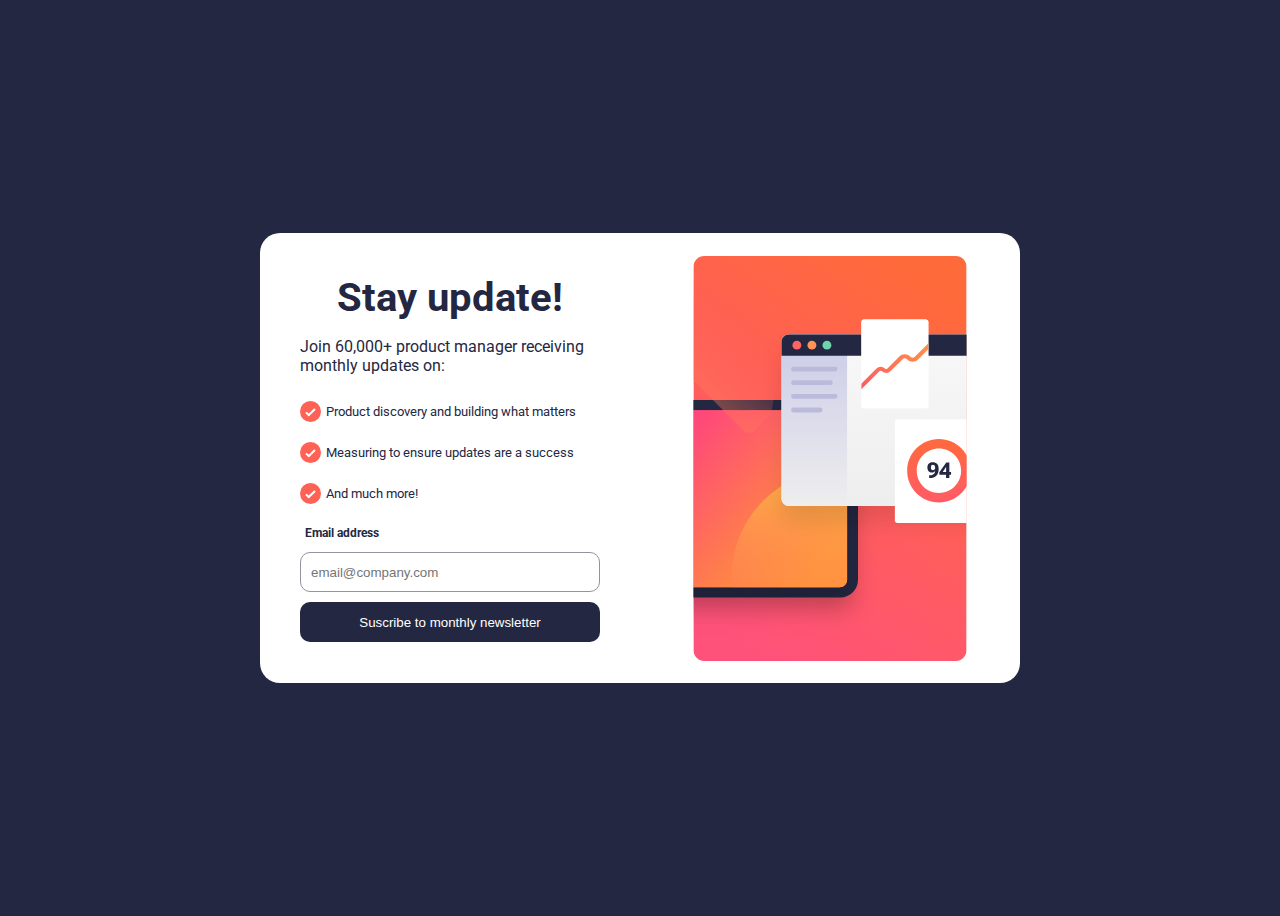
<file: index.html>
<!DOCTYPE html>
<html lang="en">
<head>
  <meta charset="UTF-8">
  <meta name="viewport" content="width=device-width, initial-scale=1.0"> 
  <link rel="stylesheet" href="./style.css">  
  <title>FM | Newsletter sign-up</title>
</head>
<body>
  <section class="login">
    <div class="login_user">
      <h1>
        Stay update!
      </h1>
      <p class="login_user_subt">
        Join 60,000+ product manager receiving monthly updates on: 
      </p>
      <div>
        <div class="login_user_advans">
          <img src="./icon-list.svg" alt="" srcset="">
          <p>Product discovery and building what matters</p>
        </div>
        <div class="login_user_advans">
          <img src="./icon-list.svg" alt="" srcset="">
          <p>Measuring to ensure updates are a success</p>
        </div>
        <div class="login_user_advans">
          <img src="./icon-list.svg" alt="" srcset="">
          <p>And much more!</p>
        </div>
      </div>
      <div class="input_titles">
        <p class="login_user_input_title">Email address</p>
        <p class="login_user_input_title_invalid" id="email_invalid">valid Email address</p>
      </div>
      <input type="email" class="login_user_input" id="log_user_input" placeholder="email@company.com">
      <button class="login_user_btn" id="btn_register">Suscribe to monthly newsletter</button>
    </div>
    
    <div  class="login_image">
      <img src="./illustration-sign-up-desktop.svg" alt="art_image" srcset="" class="login_image_img">
    </div>
  </section>

  <script type ="module" src="./script.mjs"></script>
</body>
</html>
</file>
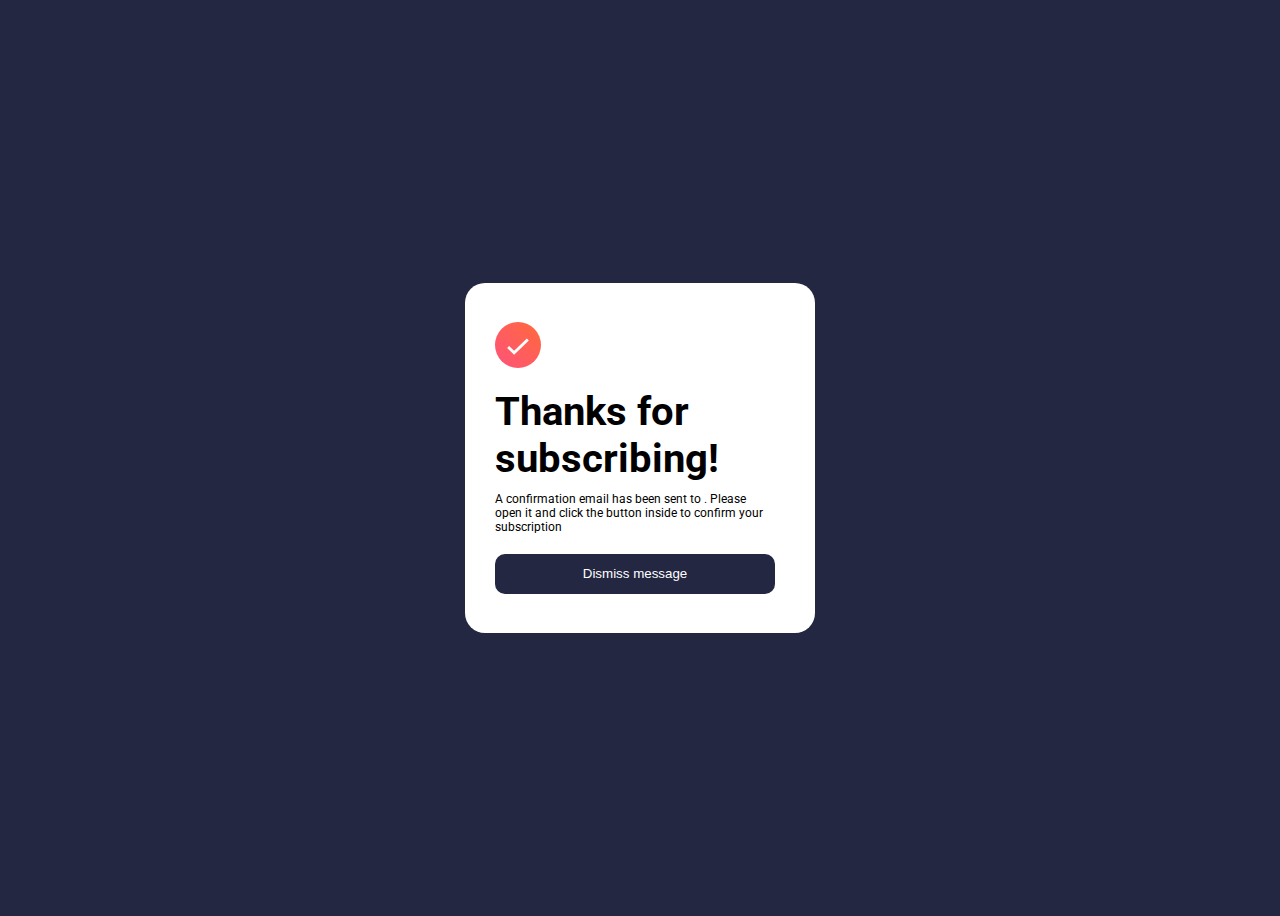
<file: success.html>
<!DOCTYPE html>
<html lang="en">
<head>
    <meta charset="UTF-8">
    <meta name="viewport" content="width=device-width, initial-scale=1.0">
    <link rel="stylesheet" href="./style.css">
    <title>Success</title>
</head>
<body>
    <section class="success_section">
        <div class="success_card">
            <img src="./icon-success.svg" alt="" srcset="">
            <h1>Thanks for subscribing!</h1>
            <p>A confirmation email has been sent to <span class="email_acount" id="useremail_acount"></span>. Please open it and click the button inside to confirm your subscription</p>
            <button id="btn_cancel">Dismiss message</button>
        </div>
    </section>
    <script type="module" src="./script01.mjs"></script>
</body>
</html>
</file>
<file: style.css>
@import url('https://fonts.googleapis.com/css2?family=Outfit:wght@400;700&family=Roboto:wght@100;300;400;500&display=swap');

*{
    box-sizing: border-box;
}
body{
    background-color: hsl(234, 29%, 20%);
    font-family: 'Roboto', sans-serif;
}
.login{
    height: 100vh;
    display: flex;
    justify-content: center;
    align-items: center;
}
.login_user{
    color: hsl(234, 29%, 20%);
    display: flex;
    flex-direction: column;
    justify-content: center;
    align-items: center;
    background-color: hsl(0, 0%, 100%);
    width: 380px;
    height: 450px;
    border-bottom-left-radius: 20px;
    border-top-left-radius: 20px;
}
.login_user h1{
    font-size: 40px;
    margin: 0px;
}
.login_user_subt{
    width: 300px;
}
.login_user_advans{
    width: 300px;
    font-size: 13px;
    display: flex;
    justify-content: start;
}
.login_user_advans p{
    margin-left: 5px;
}
.input_titles{
    width: 300px;
    display: flex;
}
.login_user_input_title{
    width: 300px;
    padding-left: 5px;
    text-align: left;
    font-size: 12px;
    font-weight: bold;
    color: hsl(234, 29%, 20%);
}
.login_user_input_title_invalid{
    display: none;
}
.login_user_input_title_showinvalid{
    margin: 2px;
    width: 300px;
    padding-left: 5px;
    text-align: right;
    font-size: 12px;
    font-weight: 400;
    color: hsl(4, 100%, 67%);
}
.login_user_input{
    width: 300px;
    height: 40px;
    border: 1px solid hsl(231, 7%, 60%);
    border-radius: 10px;
    padding-left: 10px;
    cursor: pointer;
}
.login_user_input_error{
    width: 300px;
    height: 40px;
    border: 1px solid hsl(4, 100%, 67%);
    background-color: hsl(4, 100%, 67%, 0.2);
    border-radius: 10px;
    padding-left: 10px;
}
.login_user_input_error::placeholder{
    color: hsl(4, 100%, 67%);
}
.login_user_btn{
    width: 300px;
    height: 40px;
    color: hsl(0, 0%, 100%);
    background-color: hsl(234, 29%, 20%);
    border: none;
    border-radius: 10px;
    margin-top: 10px;
}
.login_user_btn:hover{
    cursor: pointer;
    background-color: hsl(4, 100%, 67%);
}
.login_image{
    background-color: hsl(0, 0%, 100%);
    width: 380px;
    height: 450px;
    border-bottom-right-radius: 20px;
    border-top-right-radius: 20px;
    display: flex;
    justify-content: center;
    align-items: center;
}
.login_image_img{
    width:90%;
    height:90%;
}

/* SECTION SUCCES CARDS */

.success_section{
    height: 100vh;
    display: flex;
    justify-content: center;
    align-items: center;
    background-color: hsl(234, 29%, 20%);
}
.success_card{
    width: 350px;
    height: 350px;
    background-color: hsl(0, 0%, 100%);
    border-radius: 20px;
    display: flex;
    flex-direction: column;
    justify-content: center;
    align-items: baseline;
}
.success_card img{
    width: 13%;
    margin-left: 30px;
    margin-bottom: 10px;
}
.success_card h1{
    margin: 10px;
    font-size: 40px;
}
.success_card p{
    width: 80%;
    margin: 0;
    font-size: 12px;
}
.email_acount{
    font-weight: bold;
}
.success_card button{
    width: 280px;
    height: 40px;
    margin-top: 20px;
    background-color: hsl(234, 29%, 20%);
    color: hsl(0, 0%, 100%);
    border: none;
    border-radius: 10px;
}
.success_card button:hover{
    cursor: pointer;
    background-color: hsl(4, 100%, 67%);
}

@media only screen and (max-width: 620px) {
    .login{
        display: flex;
        flex-direction: column-reverse;
        justify-content: center;
        align-items: center;
    }
    .login_user {
        width: 375px;
        height: 500px;
        border-bottom-left-radius: 0px;
        border-top-left-radius: 0px;
    }
    .login_image{
        width: 375px;
        height: 300px;
        border-bottom-right-radius: 0px;
        border-top-right-radius: 0px;
    }
    .login_image_img{
        width:100%;
        height:100%;
        object-fit: cover;
        border-bottom-right-radius: 10px;
        border-bottom-left-radius: 10px;

    }
    .success_section{
        height: 100vh;
        display: flex;
        justify-content: center;
        align-items: center;
        background-color: hsl(0, 0%, 100%);
    }
    .success_card{
        width: 350px;
        height: 600px;
        background-color: hsl(0, 0%, 100%);
        border-radius: 20px;
        display: flex;
        flex-direction: column;
        justify-content: center;
        align-items: baseline;
    }
    .success_card p{
        width: 80%;
        margin: 0;
        font-size: 12px;
        margin-top: 10px;
        margin-bottom: 190px;
    }
}
</file>
